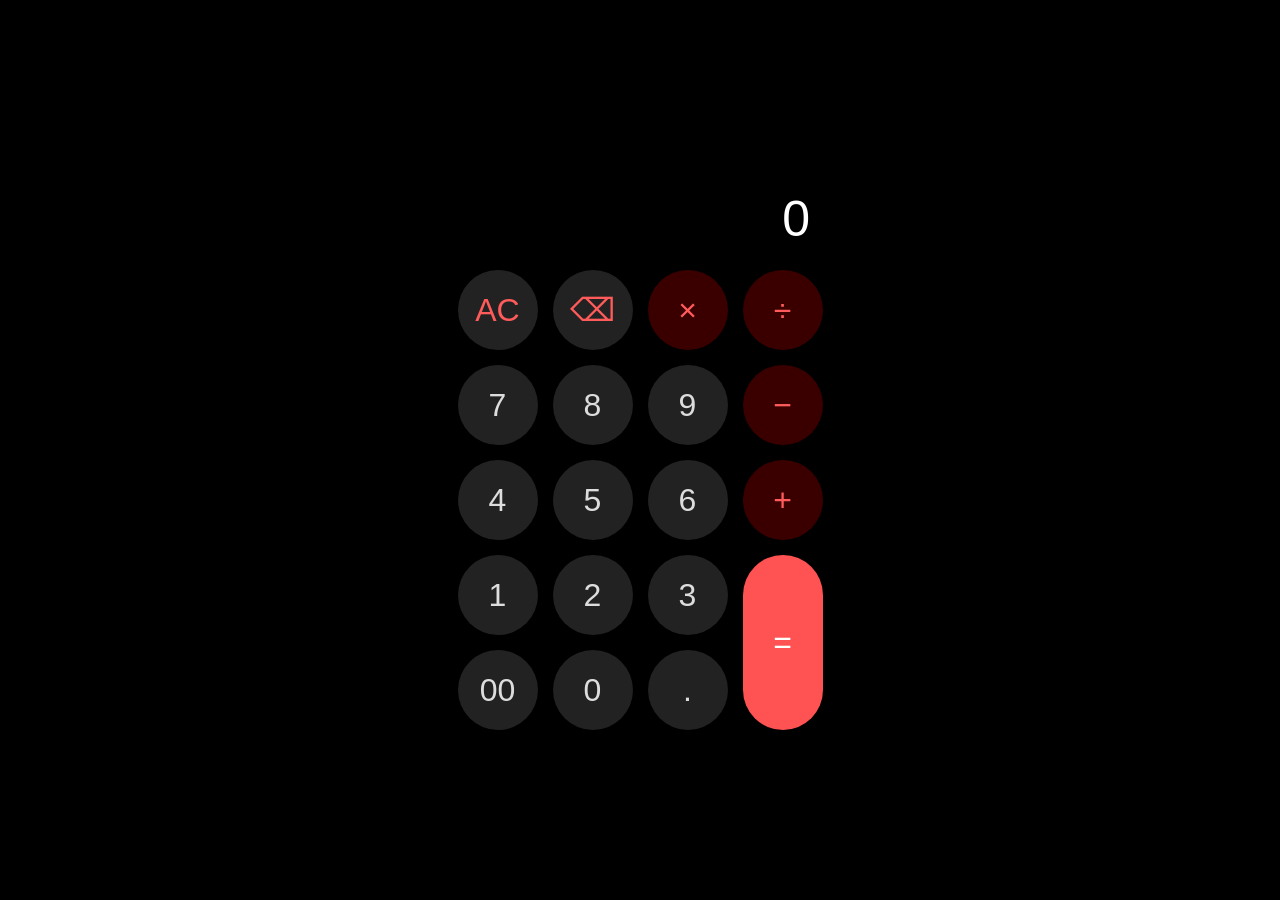
<file: index.html>
<!DOCTYPE html>
<html>
<head>
    <title>Calculator</title>
    <link rel="stylesheet" href="style.css">
</head>
<body>

<div class="calculator">

    <div class="display" id="display">0</div>

    <div class="buttons">
        <button class="gray" onclick="clearDisplay()">AC</button>
        <button class="gray" onclick="backspace()">⌫</button>
        <button class="red" onclick="append('*')">×</button>
        <button class="red" onclick="append('/')">÷</button>

        <button onclick="append('7')">7</button>
        <button onclick="append('8')">8</button>
        <button onclick="append('9')">9</button>
        <button class="red" onclick="append('-')">−</button>

        <button onclick="append('4')">4</button>
        <button onclick="append('5')">5</button>
        <button onclick="append('6')">6</button>
        <button class="red" onclick="append('+')">+</button>

        <button onclick="append('1')">1</button>
        <button onclick="append('2')">2</button>
        <button onclick="append('3')">3</button>

        <button class="equal" onclick="calculate()">=</button>

        <button onclick="append('00')">00</button>
        <button onclick="append('0')">0</button>
        <button onclick="append('.')">.</button>
    </div>

</div>

<script src="script.js"></script>
</body>
</html>
</file>
<file: style.css>
body{
    background:#000;
    display:flex;
    justify-content:center;
    align-items:center;
    height:100vh;
    margin:0;
    font-family:Arial,sans-serif;
}

.calculator{
    width:380px;
}

.display{
    color:white;
    font-size:50px;
    text-align:right;
    padding:20px;
    min-height:60px;
}

.buttons{
    display:grid;
    grid-template-columns:repeat(4,80px);
    gap:15px;
    justify-content:center;
}

button{
    width:80px;
    height:80px;
    border:none;
    border-radius:50%;
    background:#222;
    color:#ddd;
    font-size:32px;
    cursor:pointer;
}

.red{
    background:#3a0000;
    color:#ff5b5b;
}

.gray{
    color:#ff5b5b;
}

.equal{
    background:#ff5252;
    color:white;
    grid-row:span 2;
    height:175px;
    border-radius:40px;
}
</file>
